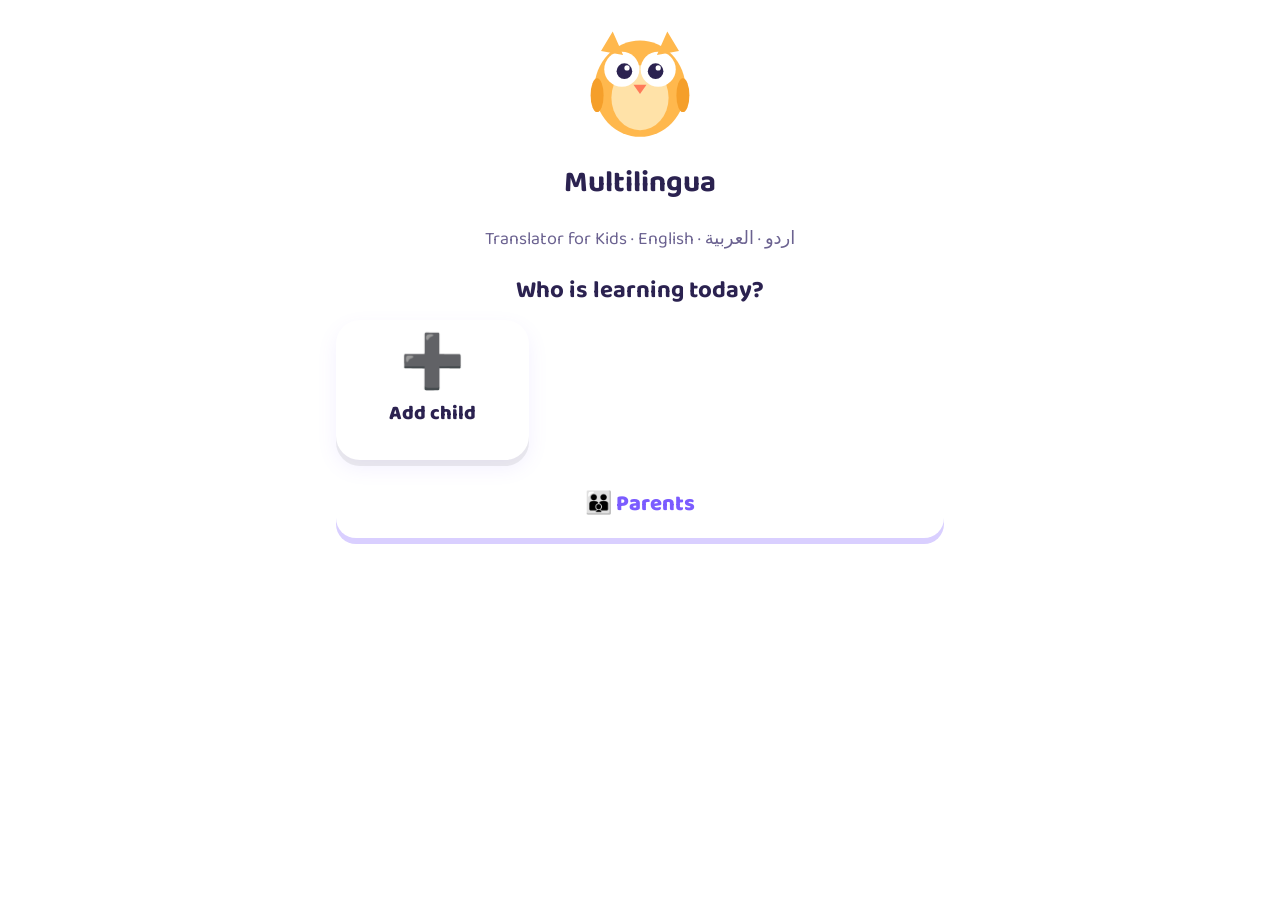
<file: index.html>
<!doctype html>
<html lang="en">
<head>
<meta name="referrer" content="no-referrer">
<meta charset="utf-8">
<meta name="viewport" content="width=device-width, initial-scale=1, viewport-fit=cover">
<meta name="theme-color" content="#7b5cff">
<meta name="description" content="Multilingua – Translator for Kids: a kid-safe translator for 30 languages, plus English, Urdu and Arabic words, letters and daily duas. No ads, works offline.">
<title>Multilingua – Translator for Kids</title>
<link rel="manifest" href="manifest.json">
<link rel="icon" href="icons/icon.svg" type="image/svg+xml">
<link rel="apple-touch-icon" href="icons/icon-192.png">
<link rel="preconnect" href="https://fonts.googleapis.com">
<link rel="preconnect" href="https://fonts.gstatic.com" crossorigin>
<link rel="stylesheet" href="https://fonts.googleapis.com/css2?family=Baloo+2:wght@500;700;800&family=Noto+Naskh+Arabic:wght@500;700&family=Noto+Nastaliq+Urdu:wght@500;700&display=swap">
<link rel="stylesheet" href="style.css">
</head>
<body>
<a class="skip" href="#app">Skip to content</a>
<header id="topbar" class="topbar" hidden></header>
<main id="app" tabindex="-1" aria-live="polite"></main>
<nav id="tabs" class="tabs" hidden aria-label="Main"></nav>
<div id="toast" class="toast" role="status" aria-live="assertive" hidden></div>
<noscript>Please turn on JavaScript to use Multilingua.</noscript>
<script src="data.js"></script>
<script src="app.js"></script>
<script src="translator.js"></script>
</body>
</html>
</file>
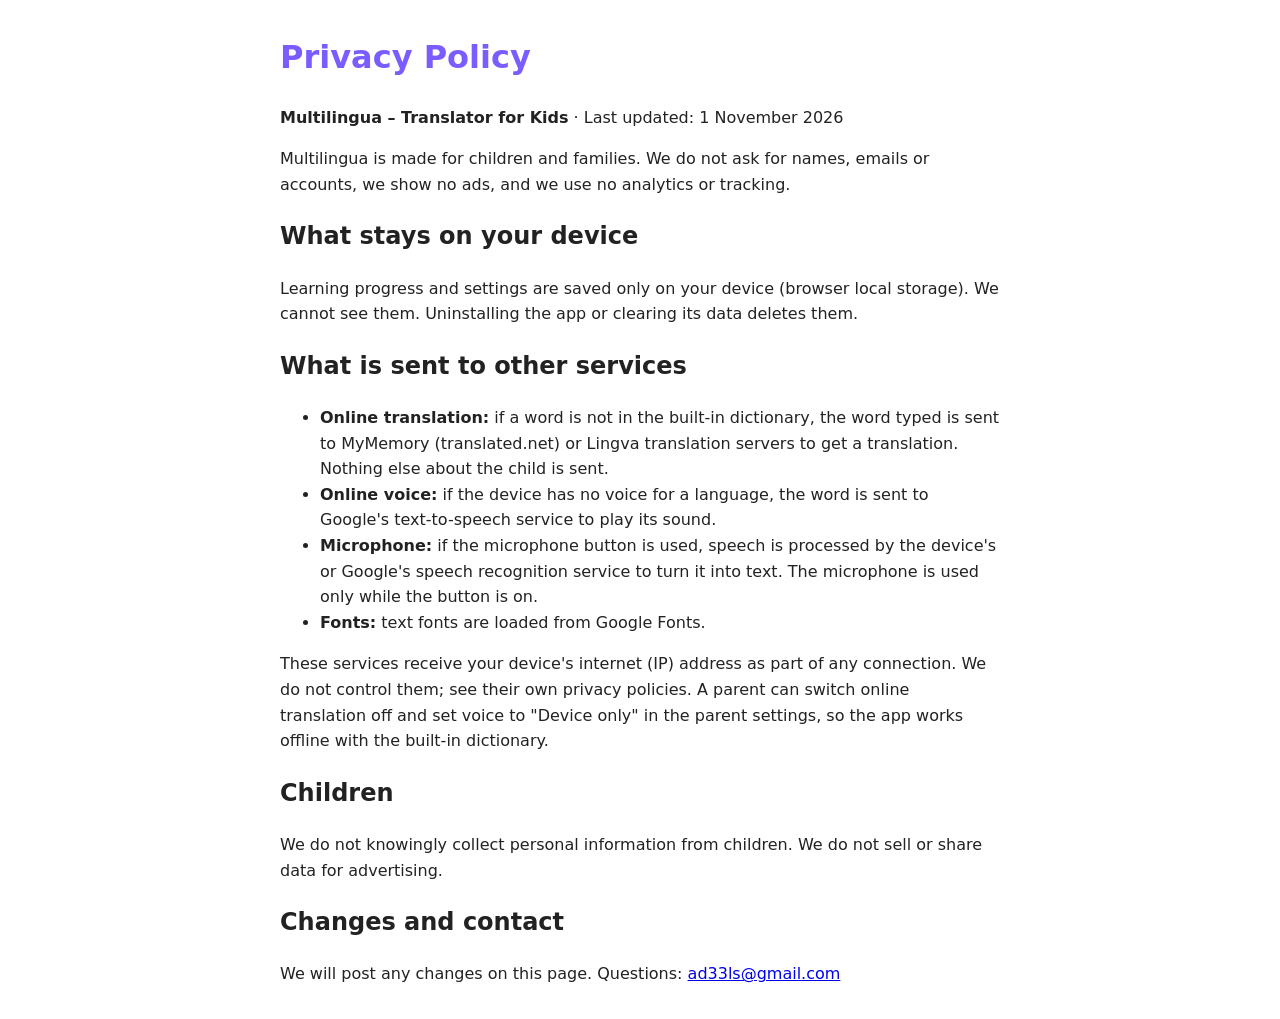
<file: privacy.html>
<!doctype html><html lang="en"><head><meta charset="utf-8"><meta name="viewport" content="width=device-width,initial-scale=1"><title>Privacy Policy – Multilingua – Translator for Kids</title>
<style>body{font-family:system-ui,sans-serif;max-width:720px;margin:2rem auto;padding:0 1rem;line-height:1.6;color:#222}h1{color:#7b5cff}</style></head><body>
<h1>Privacy Policy</h1><p><b>Multilingua – Translator for Kids</b> · Last updated: 1 November 2026</p>
<p>Multilingua is made for children and families. We do not ask for names, emails or accounts, we show no ads, and we use no analytics or tracking.</p>
<h2>What stays on your device</h2><p>Learning progress and settings are saved only on your device (browser local storage). We cannot see them. Uninstalling the app or clearing its data deletes them.</p>
<h2>What is sent to other services</h2><ul>
<li><b>Online translation:</b> if a word is not in the built-in dictionary, the word typed is sent to MyMemory (translated.net) or Lingva translation servers to get a translation. Nothing else about the child is sent.</li>
<li><b>Online voice:</b> if the device has no voice for a language, the word is sent to Google's text-to-speech service to play its sound.</li>
<li><b>Microphone:</b> if the microphone button is used, speech is processed by the device's or Google's speech recognition service to turn it into text. The microphone is used only while the button is on.</li>
<li><b>Fonts:</b> text fonts are loaded from Google Fonts.</li></ul>
<p>These services receive your device's internet (IP) address as part of any connection. We do not control them; see their own privacy policies. A parent can switch online translation off and set voice to "Device only" in the parent settings, so the app works offline with the built-in dictionary.</p>
<h2>Children</h2><p>We do not knowingly collect personal information from children. We do not sell or share data for advertising.</p>
<h2>Changes and contact</h2><p>We will post any changes on this page. Questions: <a href="mailto:ad33ls@gmail.com">ad33ls@gmail.com</a></p>
</body></html>
</file>
<file: style.css>
[hidden]{display:none!important}
:root{--bg:#f6f1ff;--ink:#2b2250;--muted:#6b6290;--purple:#7b5cff;--pink:#ff6fa5;--orange:#ff9f43;--green:#2ec27e;--blue:#3fa9f5;--yellow:#ffd23f;--card:#fff;--r:24px;
--font:'Baloo 2','Comic Sans MS','Trebuchet MS',system-ui,sans-serif;--ar:'Noto Naskh Arabic','Geeza Pro','Traditional Arabic','Arial',serif;--ur:'Noto Nastaliq Urdu','Jameel Noori Nastaleeq','Urdu Typesetting','Noto Naskh Arabic','Arial',serif}
*{box-sizing:border-box}html,body{margin:0}body{font-family:var(--font);background:var(--bg) radial-gradient(circle at 10% 0,#ffe6f2 0,transparent 40%),radial-gradient(circle at 90% 10%,#dff4ff 0,transparent 40%);color:var(--ink);min-height:100vh;font-size:18px;-webkit-tap-highlight-color:transparent}
.skip{position:absolute;left:-999px}.skip:focus{left:8px;top:8px;background:#fff;padding:8px;z-index:9}
button{font:inherit;color:inherit;border:0;cursor:pointer;background:none}button:focus-visible,a:focus-visible,input:focus-visible,select:focus-visible{outline:4px solid var(--yellow);outline-offset:2px}
main{max-width:640px;margin:0 auto;padding:12px 16px 110px;outline:none}
[lang=ar]{font-family:var(--ar)}[lang=ur]{font-family:var(--ur);line-height:2.1}
.topbar{position:sticky;top:0;z-index:5;display:flex;align-items:center;gap:8px;padding:10px 14px;background:#ffffffdd;backdrop-filter:blur(8px);box-shadow:0 2px 10px #7b5cff22}
.topbar .who{display:flex;align-items:center;gap:8px;font-weight:800;flex:1;min-width:0;padding:4px 8px;border-radius:16px}.who .av{font-size:30px}
.pill{background:#fff4d6;border-radius:999px;padding:4px 12px;font-weight:800;white-space:nowrap}.pill.fire{background:#ffe6dd}
.tabs{position:fixed;bottom:0;left:0;right:0;z-index:5;display:flex;justify-content:space-around;background:#fff;padding:6px 6px calc(6px + env(safe-area-inset-bottom));box-shadow:0 -4px 16px #2b225015}
.tabs button{flex:1;display:flex;flex-direction:column;align-items:center;font-size:14px;font-weight:700;padding:6px;border-radius:16px;min-height:60px;color:var(--muted)}.tabs button span{font-size:28px}.tabs button[aria-current=page]{background:#efeaff;color:var(--purple)}
h1{font-size:30px;margin:8px 0}h2{font-size:24px;margin:10px 0}.muted{color:var(--muted)}.center{text-align:center}
.hero{display:flex;align-items:center;gap:12px;background:linear-gradient(135deg,var(--purple),#a78bfa);color:#fff;border-radius:var(--r);padding:14px 16px;margin:8px 0 16px}
.hero .mascot{width:86px;flex:none}.hero p{margin:0;font-size:20px;font-weight:700}
.mascot.bounce{animation:bob 2s ease-in-out infinite}@keyframes bob{50%{transform:translateY(-6px)}}
.grid{display:grid;grid-template-columns:repeat(2,1fr);gap:14px}
.tile{background:var(--card);border-radius:var(--r);padding:16px 10px;display:flex;flex-direction:column;align-items:center;gap:4px;box-shadow:0 6px 0 #00000012,0 8px 20px #7b5cff18;min-height:140px;font-weight:800;font-size:20px;transition:transform .1s}
.tile:active{transform:scale(.96)}.tile .ic{font-size:52px;line-height:1.1}.tile small{font-weight:600;color:var(--muted);font-size:15px}
.c0{background:#ffe9f1}.c1{background:#e3f4ff}.c2{background:#e6fbef}.c3{background:#fff4d6}.c4{background:#f0e9ff}.c5{background:#ffeede}.c6{background:#e9fff9}
.big{display:block;width:100%;padding:16px;border-radius:20px;font-weight:800;font-size:22px;background:var(--purple);color:#fff;box-shadow:0 6px 0 #5a3fd6;margin:10px 0;min-height:64px}.big:active{transform:translateY(4px);box-shadow:0 2px 0 #5a3fd6}
.big.green{background:var(--green);box-shadow:0 6px 0 #1f9a62}.big.soft{background:#fff;color:var(--purple);box-shadow:0 6px 0 #d9cfff}.big.pink{background:var(--pink);box-shadow:0 6px 0 #d94f86}
.back{font-size:18px;font-weight:800;padding:10px 14px;border-radius:14px;background:#fff;min-height:48px}
.map{position:relative;padding:10px 0 20px}.node{display:flex;align-items:center;gap:14px;margin:0 0 18px}.node:nth-child(odd){flex-direction:row-reverse;text-align:end}
.node button.dot{width:96px;height:96px;border-radius:50%;background:var(--purple);color:#fff;font-size:38px;font-weight:800;box-shadow:0 7px 0 #5a3fd6;flex:none}
.node.done button.dot{background:var(--green);box-shadow:0 7px 0 #1f9a62}.node.locked button.dot{background:#cfc8e6;box-shadow:0 7px 0 #aaa2c6}
.node .info{flex:1}.stars{color:#f5a700;font-size:22px;letter-spacing:2px}
.card{background:#fff;border-radius:var(--r);padding:20px;box-shadow:0 8px 24px #7b5cff1a;margin:12px 0}
.learn{text-align:center}.learn .pic{font-size:120px;line-height:1.2}.word{font-size:40px;font-weight:800;margin:6px 0;overflow-wrap:anywhere}.word[lang=ar]{font-size:44px}.word[lang=ur]{font-size:36px}.sub{font-size:20px;color:var(--muted)}
.speak{width:84px;height:84px;border-radius:50%;background:var(--orange);color:#fff;font-size:40px;box-shadow:0 6px 0 #d97d22;margin:8px}
.progress{height:16px;background:#e7e0ff;border-radius:999px;overflow:hidden;flex:1}.progress i{display:block;height:100%;background:linear-gradient(90deg,var(--green),#7ee2a8);border-radius:999px;transition:width .3s}
.lessonbar{display:flex;align-items:center;gap:10px;margin:4px 0 8px}
.choices{display:grid;grid-template-columns:1fr 1fr;gap:14px;margin-top:12px}.choice{background:#fff;border-radius:22px;font-size:72px;min-height:130px;box-shadow:0 6px 0 #e2dbff;border:4px solid transparent}
.choice.right{border-color:var(--green);background:#e6fbef}.choice.wrong{border-color:#ff6b6b;animation:shake .3s}@keyframes shake{25%{transform:translateX(-6px)}75%{transform:translateX(6px)}}
.match{display:grid;grid-template-columns:1fr 1fr;gap:12px}.match .col{display:flex;flex-direction:column;gap:12px}.mbtn{background:#fff;border-radius:18px;min-height:76px;font-size:22px;font-weight:800;padding:8px;box-shadow:0 5px 0 #e2dbff;border:4px solid transparent}.mbtn.pic{font-size:44px}.mbtn.sel{border-color:var(--purple)}.mbtn.ok{opacity:.35;border-color:var(--green)}.mbtn.wrong{border-color:#ff6b6b;animation:shake .3s}
.result{text-align:center}.result .stars{font-size:64px}
.trace-wrap{position:relative;background:#fff;border-radius:var(--r);box-shadow:0 8px 24px #7b5cff1a;touch-action:none;aspect-ratio:1/1;width:100%;max-width:420px;margin:8px auto;overflow:hidden}
.trace-wrap canvas{position:absolute;inset:0;width:100%;height:100%}
.letters{display:grid;grid-template-columns:repeat(auto-fill,minmax(64px,1fr));gap:10px}.letters button{background:#fff;border-radius:16px;min-height:64px;font-size:32px;font-weight:800;box-shadow:0 4px 0 #e2dbff}.letters button.done{background:#e6fbef}
.seg{display:flex;gap:8px;flex-wrap:wrap;margin:8px 0}.seg button{padding:10px 16px;border-radius:999px;background:#fff;font-weight:800;min-height:48px;box-shadow:0 3px 0 #e2dbff}.seg button[aria-pressed=true]{background:var(--purple);color:#fff;box-shadow:0 3px 0 #5a3fd6}
.badge{display:flex;flex-direction:column;align-items:center;text-align:center;background:#fff;border-radius:20px;padding:12px;font-weight:800;font-size:15px}.badge .ic{font-size:48px}.badge.off{filter:grayscale(1);opacity:.45}
.badges{display:grid;grid-template-columns:repeat(3,1fr);gap:10px}
.pad{display:grid;grid-template-columns:repeat(3,1fr);gap:10px;max-width:320px;margin:12px auto}.pad button{background:#fff;border-radius:18px;min-height:64px;font-size:28px;font-weight:800;box-shadow:0 4px 0 #e2dbff}
.answer{font-size:40px;font-weight:800;text-align:center;min-height:56px;letter-spacing:4px}
label.row,.row{display:flex;justify-content:space-between;align-items:center;gap:12px;padding:12px 0;border-bottom:1px solid #eee;font-weight:700}
.row select,input[type=text]{font:inherit;padding:10px 12px;border-radius:14px;border:2px solid #ddd;min-height:48px;background:#fff}input[type=text]{width:100%}
.switch{appearance:none;width:58px;height:34px;border-radius:999px;background:#ccc;position:relative;cursor:pointer;flex:none;transition:.2s}.switch:checked{background:var(--green)}.switch::after{content:'';position:absolute;top:4px;left:4px;width:26px;height:26px;border-radius:50%;background:#fff;transition:.2s}.switch:checked::after{left:28px}
table{width:100%;border-collapse:collapse;font-size:16px}th,td{padding:8px 6px;border-bottom:1px solid #eee;text-align:start}td.n,th.n{text-align:end}
.avatars{display:flex;flex-wrap:wrap;gap:8px}.avatars button{font-size:40px;width:64px;height:64px;border-radius:18px;background:#fff;border:3px solid transparent}.avatars button[aria-pressed=true]{border-color:var(--purple);background:#efeaff}
.toast{position:fixed;left:50%;top:calc(12px + env(safe-area-inset-top));transform:translateX(-50%);background:var(--ink);color:#fff;padding:12px 18px;border-radius:18px;font-weight:700;max-width:92vw;z-index:10;text-align:center;box-shadow:0 8px 24px #0004}
.dua-when{display:inline-block;background:#fff4d6;border-radius:999px;padding:4px 14px;font-weight:800;margin-bottom:6px}
.confetti{position:fixed;inset:0;pointer-events:none;z-index:8;overflow:hidden}.confetti i{position:absolute;top:-20px;font-size:28px;animation:fall 1.6s linear forwards}@keyframes fall{to{transform:translateY(110vh) rotate(360deg)}}
@media (prefers-reduced-motion:reduce){*{animation:none!important;transition:none!important}}
@media (min-width:560px){.grid{grid-template-columns:repeat(3,1fr)}}
.sr{position:absolute;width:1px;height:1px;overflow:hidden;clip:rect(0 0 0 0)}
.tr-hero{display:flex;align-items:center;gap:10px}.tr-hero .mascot{width:64px}.tr-hero h1{margin:0}
.tr .langrow{display:grid;grid-template-columns:1fr 56px 1fr;gap:8px;align-items:end;margin-bottom:12px}.tr .langrow label span{display:block;font-weight:800;font-size:15px;color:var(--muted)}
.lsel{width:100%;font:inherit;font-size:16px;font-weight:800;padding:12px 8px;border-radius:18px;border:3px solid #e2dbff;background:#fff;min-height:58px;color:var(--ink)}
.swapbtn{width:56px;height:56px;border-radius:50%;background:var(--orange);color:#fff;font-size:28px;font-weight:800;box-shadow:0 5px 0 #d97d22}
.tbox{width:100%;min-height:120px;font:inherit;font-size:26px;font-weight:700;padding:14px;border-radius:20px;border:3px solid #e2dbff;resize:vertical;color:var(--ink)}.tbox:focus{border-color:var(--purple);outline:none}
.tbox[lang=ur]{font-family:var(--ur);line-height:2}.tbox[lang=ar],.tbox[lang=fa]{font-family:var(--ar)}
.trow{display:flex;gap:10px;align-items:center;flex-wrap:wrap;margin-top:10px}.trow.center{justify-content:center}
.rbtn{display:flex;flex-direction:column;align-items:center;justify-content:center;min-width:76px;min-height:72px;border-radius:20px;background:#efeaff;font-size:30px;padding:6px 10px;box-shadow:0 4px 0 #d9cfff}.rbtn small{font-size:13px;font-weight:800;color:var(--purple)}
.rbtn.on{background:#ffe0e0;animation:bob 1s infinite}.rbtn.star{background:#fff4d6;box-shadow:0 4px 0 #f0d68a}.rbtn.big2{background:var(--orange);color:#fff;box-shadow:0 4px 0 #d97d22}.rbtn.big2 small{color:#fff}
.count{margin-inline-start:auto;color:var(--muted);font-size:14px}
.tout{background:#faf8ff;border-radius:20px;padding:14px;min-height:110px;margin-top:6px}.tpic{font-size:88px;text-align:center;line-height:1.2}
.tword{font-size:34px;font-weight:800;text-align:center;overflow-wrap:anywhere}.tword[lang=ur]{font-family:var(--ur);line-height:2.1}.tword[lang=ar],.tword[lang=fa]{font-family:var(--ar)}
.tsrc{font-size:14px;margin:4px 0}.tmsg{font-size:19px;font-weight:700;text-align:center;margin:12px}
.tlist{display:flex;flex-direction:column;gap:10px}.titem{display:flex;align-items:center;gap:10px;background:#faf8ff;border-radius:18px;padding:10px}
.ti-pic{font-size:40px}.ti-txt{flex:1;display:flex;flex-direction:column;min-width:0;overflow-wrap:anywhere}.ti-txt [lang=ur]{font-family:var(--ur)}.ti-txt [lang=ar]{font-family:var(--ar)}
.ti-btns{display:flex;gap:6px}.ib{width:48px;height:48px;border-radius:14px;background:#fff;font-size:22px;box-shadow:0 3px 0 #e2dbff}
.tabs button{font-size:12px;padding:6px 2px}
#vload{position:fixed;left:50%;bottom:96px;transform:translateX(-50%);background:var(--ink);color:#fff;padding:8px 16px;border-radius:999px;font-weight:800;font-size:15px;z-index:60;animation:bob 1s infinite}
.dua-ref{font-size:14px;color:var(--muted);margin:6px 0 0;text-align:center}
.rec-soon{background:#fff4d6;border-radius:14px;padding:8px 12px;font-weight:700;font-size:15px;text-align:center;margin:8px 0 0}
</file>
